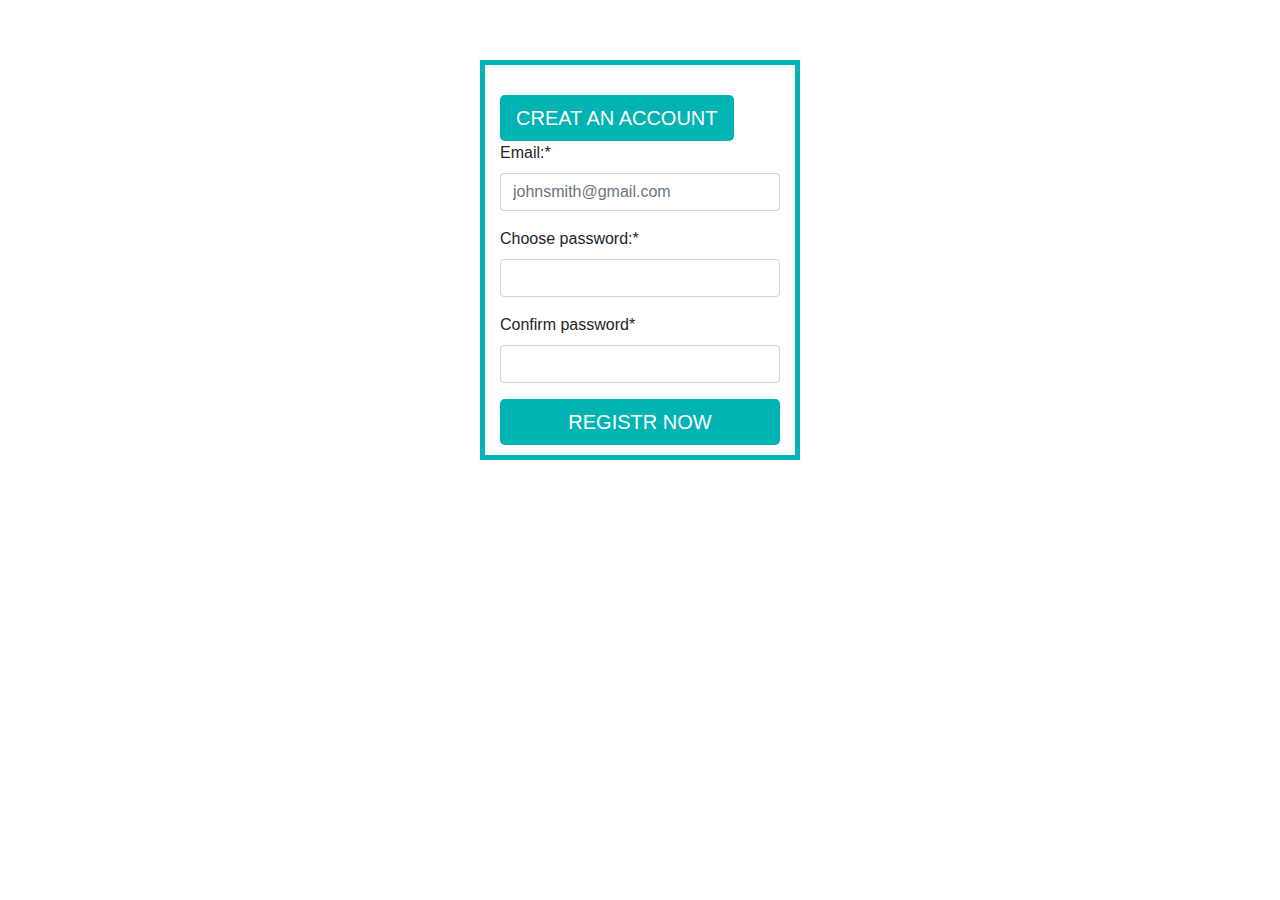
<file: src/index.html>
<!DOCTYPE html>
<html lang="en">
<head>
	<meta charset="UTF-8">
	<title>pixel perfect</title>
	<link rel="stylesheet" href="css/bootstrap.css">
	<link rel="stylesheet" href="css/style.css">
</head>
<body>
	<div class="container">
		<div class="content">
			<div class="form">
				<div class="button">
					<button type="button" class="btn btn-secondary btn-lg">creat an account</button>
				</div>
					<div class="form-group">
						<label for="email">Email:*</label>
						<input type="email" class="form-control" placeholder="johnsmith@gmail.com">
					</div>
					<div class="form-group">
						<label for="email" class="password">Choose password:*</label>
						<input type="password" class="form-control">
					</div>
					<div class="form-group">
						<label for="email" class="password">Confirm password*</label>
						<input type="password" class="form-control">
					</div>
				<div class="button">
					<button type="button" class="btn btn-secondary btn-lg btn-block m">registr now</button>
				</div>
			</div>
		</div>
	</div>
</body>
</html>
</file>
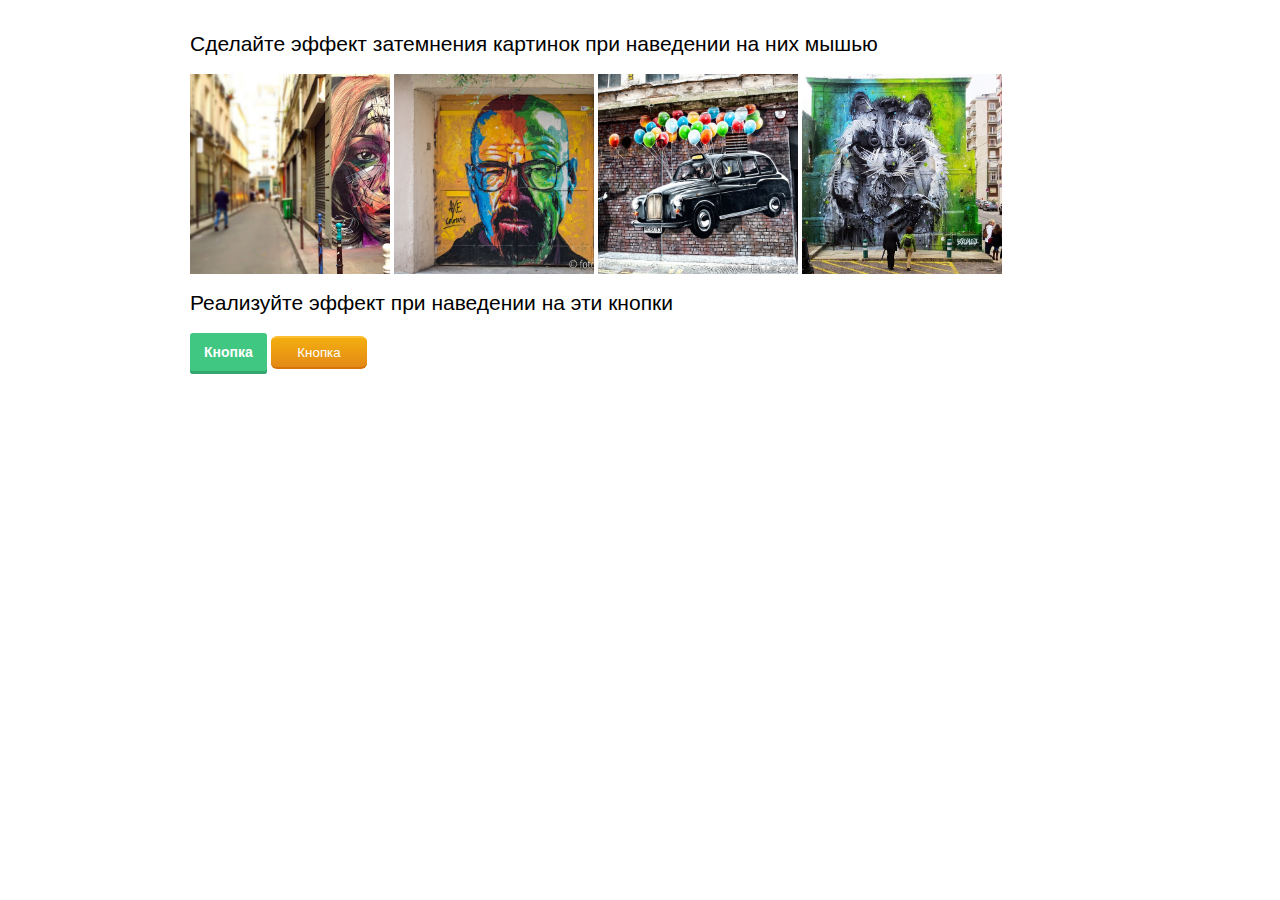
<file: Новая папка (2)/index.html>
<!DOCTYPE html>
<html lang="en">
<head>
	<meta charset="UTF-8">
	<title>Задание к 15 уроку</title>
	<link rel="stylesheet" href="css/style.css">
</head>
<body>
		
		<div class="container">

			<section id="one">
				<h2>Сделайте эффект затемнения картинок при наведении на них мышью</h2>
				<div class="image image-one"></div>
				<div class="image image-two"></div>
				<div class="image image-three"></div>
				<div class="image image-four"></div>
			</section>	

			<section id="two">
				<h2>Реализуйте эффект при наведении на эти кнопки</h2>
				<button class="button button-one">Кнопка</button>
				<button class="button button-two">Кнопка</button>
			</section>	
		</div>

</body>
</html>
</file>
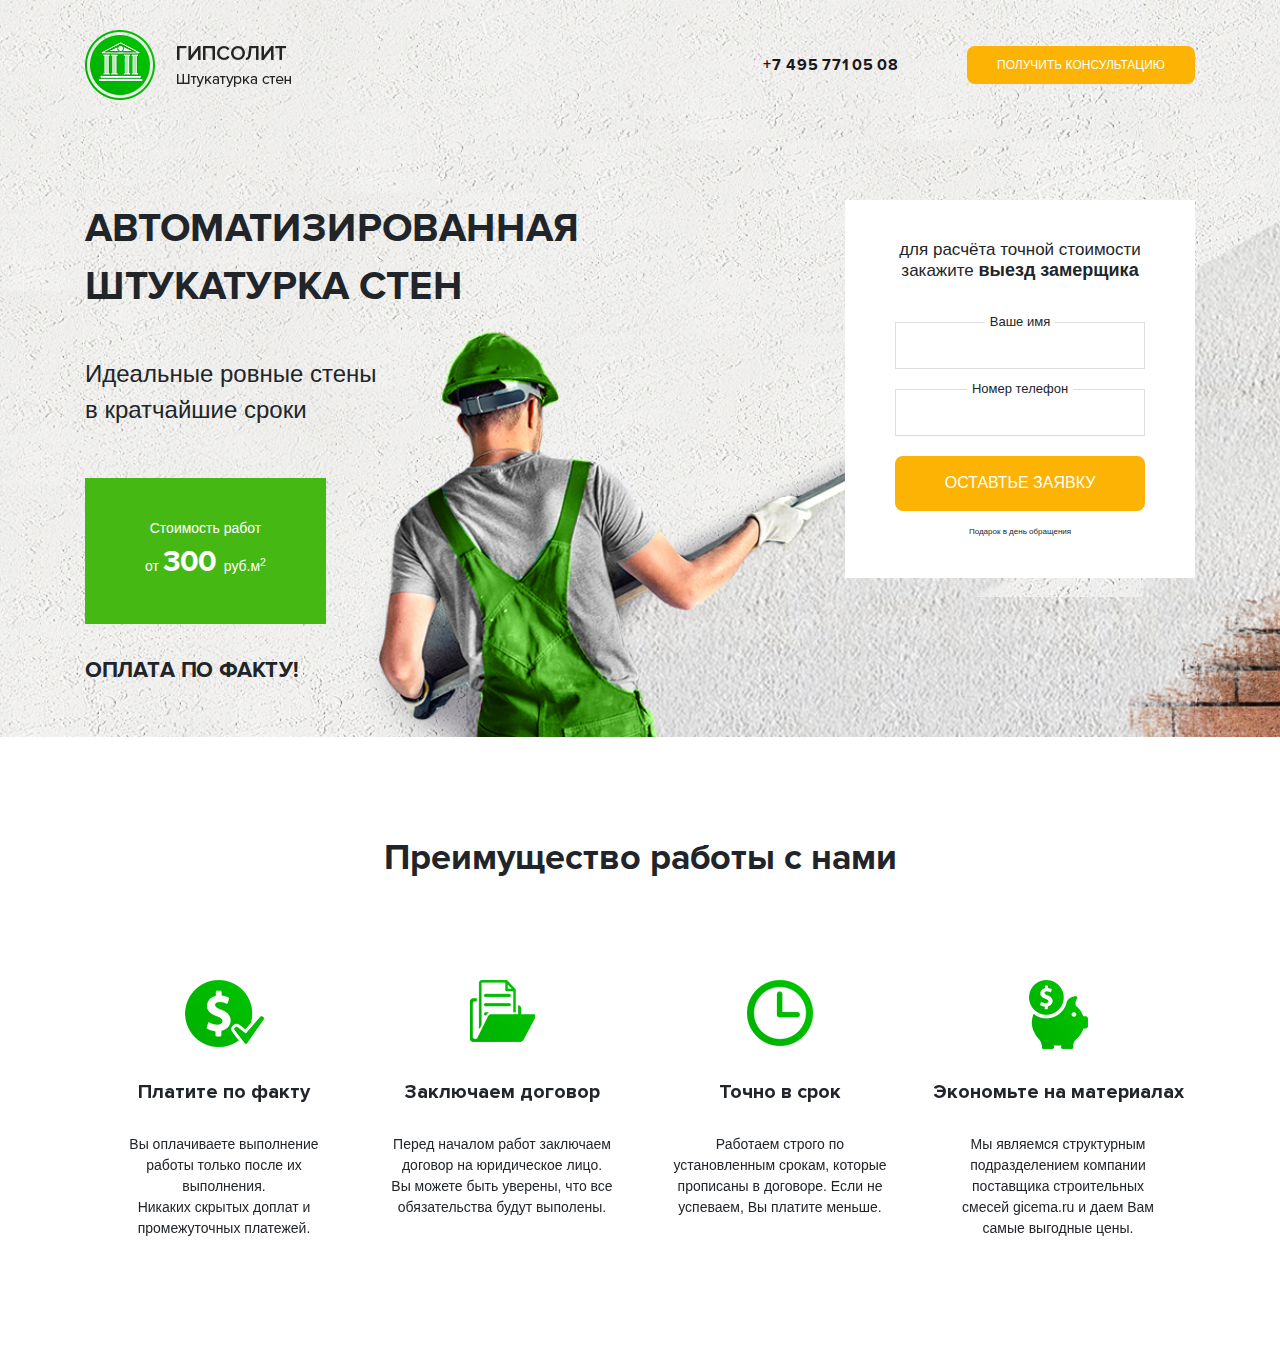
<file: project3/src/index.html>
<!DOCTYPE html>
<html lang="ru">
  <head>
    <meta charset="utf-8">
    <meta http-equiv="X-UA-Compatible" content="IE=edge">
    <meta name="viewport" content="width=device-width, initial-scale=1">
    <link rel="icon" href="/favicon.ico">
    <title>автоматизированная штукатурка стен</title>
    <link href="css/bootstrap.css" rel="stylesheet">
    <link href="css/style.css" rel="stylesheet">
    <!-- HTML5 shim and Respond.js for IE8 support of HTML5 elements and media queries -->
    <!--[if lt IE 9]>
      <script src="https://oss.maxcdn.com/html5shiv/3.7.2/html5shiv.min.js"></script>
      <script src="https://oss.maxcdn.com/respond/1.4.2/respond.min.js"></script>
    <![endif]-->
  </head>

  <body>
	<main class="main">
		<div class="container">
			<div class="header">
				<div class="row">
					<div class="col-xl-3 col-lg-3 col-md-3 col-sm-12">
						<div class="logo">
							<img src="img/ГИПСОЛИТ.png" alt="гипсалит штукатурка стен">
						</div>
					</div>
					<div class="offset-lg-2 col-lg-4 col-xl-2 offset-xl-4 col-md-4 offset-md-1 col-sm-12">
						<div class="phone-block">
								<a class="phone-link" href="#">+7 495 771 05 08</a>
						</div>
					</div>
					<div class="col-xl-3 col-lg-3 col-md-4 col-sm-12">
						<div class="wrap">
							<div class="wrap-block">
								<button class="button header-btn">
								получить консультацию
								</button>
							</div>
						</div>
					</div>
				</div>
			</div>
			<div class="main-content">
				<div class="row">
					<div class="col-xl-6 col-lg-6 col-md-12">
						<div class="main-title">
							<h1>автоматизированная штукатурка стен</h1>
							<p class="main-subtitle">Идеальные ровные стены<br> в кратчайшие сроки</p>
							<span>
								Стоимость работ<br>
								от <strong>300 </strong>руб.м<sup>2</sup>	
							</span>
							<strong class="main-trigger">
								оплата по факту!
							</strong>
						</div>
					</div>
					<div class="col-xl-4 offset-xl-2 col-lg-5 offset-lg-1 col-md-8 offset-md-2">
						<div class="main-form">
							<h2 class="main-form-header">для расчёта точной стоимости<br>закажите <strong>выезд замерщика</strong></h2>
							<form action="#">
								<label for="#">Ваше имя</label>
								<input class="main-form-input" type="text">
								<label for="#">Номер телефон</label>
								<input class="main-form-input" type="text">
								<button class="main-form-btn button" type="submit">оставтье заявку</button>
								<small>Подарок в день обращения</small>
							</form>
						</div>
					</div>
				</div>
			</div>
		</div>
	</main>
	<section class="features">
		<div class="container">
			<h2 class="section-header">
			Преимущество работы с нами
			</h2>
			<div class="features-slider">
				<div class="features-block">
					<div class="features-img">
						<picture>
							<source srcset="img/features/coin.svg" type="image/">
							<img src="img/features/coin.png" alt="">
						</picture>
					</div>
					<h3>Платите по факту</h3>
					<p>Вы оплачиваете выполнение работы только после их выполнения. <br>Никаких скрытых доплат и промежуточных платежей.</p>
				</div>
				<div class="features-block">
					<div class="features-img">
						<picture>
							<source srcset="img/features/folder.svg" type="image/">
							<img src="img/features/folder.png" alt="">
						</picture>
					</div>
					<h3>Заключаем договор</h3>
					<p>Перед началом работ заключаем договор на юридическое лицо. <br>Вы можете быть уверены, что все обязательства будут выполены.</p>
				</div>
				<div class="features-block">
					<div class="features-img">
						<picture>
							<source srcset="img/features/clock.svg" type="image/">
							<img src="img/features/clock.png" alt="">
						</picture>
					</div>
					<h3>Точно в срок</h3>
					<p>Работаем строго по установленным срокам, которые прописаны в договоре. Если не успеваем, Вы платите меньше.</p>
				</div>
				<div class="features-block">
					<div class="features-img">
						<picture>
							<source srcset="img/features/piggy-bank.svg" type="image/">
							<img src="img/features/piggy-bank.png" alt="">
						</picture>
					</div>
					<h3>Экономьте на материалах</h3>
					<p>Мы являемся структурным подразделением компании поставщика строительных смесей gicema.ru и даем Вам самые выгодные цены.</p>
				</div>
			</div>
		</div>
	</section>
    <script src="https://ajax.googleapis.com/ajax/libs/jquery/1.11.3/jquery.min.js"></script>
    <!-- Подключаем стили Slick Slider -->
    <link rel="stylesheet" type="text/css" href="slick/slick.css"/>
    <link rel="stylesheet" type="text/css" href="slick/slick-theme.css"/>
    <!--Подключаем библеотеку slick slider -->
    <script src="slick/slick.min.js"></script>
    <!--инициализируему slick slider -->
    <script>
    	$(document).ready(function(){
			  $('.features-slider').slick({
			  infinite: true,
			  slidesToShow: 4,
			  slidesToScroll: 1,
			   responsive: [
				    {
				      breakpoint: 991,
				      settings: {
				        slidesToShow: 2,
				        prevArrow: '<button class="prev arrow"></button>',
				        nextArrow: '<button class="next arrow"></button>',
				        slidesToScroll: 2
				      }
				    },
				    {
				      breakpoint: 767,
				      settings: {
				        slidesToShow: 1,
				        slidesToScroll: 1,
				        prevArrow: '<button class="prev arrow"></button>',
				        nextArrow: '<button class="next arrow"></button>'
				      }
				    }
				]
		  });
		});
    </script>
  </body>

</html>
</file>
<file: src/css/style.css>
* {
	box-sizing: border-box;
}
body {
	margin: 60px auto;
	line-height: 1.5;
}
.container {
	width: 320px;
	height: 400px;
	border: solid 5px #01b3b3;
}
.form{
	margin-top:30px;
	display: block;
}
.button button {
	text-transform: uppercase;
	background-color: #01b3b3;
	border: none;
	
}
.form-group {

}
.password {
	
}
.m {
	
}
</file>
<file: Новая папка (2)/css/style.css>
*{
	border-sizing: border-box;
}
body {
	margin: 0;
	font-size: 14px;
	font-family: sans-serif;
}

h2 {
	font-weight: 100;
}

.container {
	max-width: 900px;
	margin: auto;
	padding: 15px;
}
.image {
	position: relative;
	display: inline-block;
	vertical-align: top;
	width: 200px;
	height: 200px;
}
.image-one {
	position: relative;
	background: url(../img/1.jpg) center no-repeat;
	background-size: cover;
}
.image:hover::before {
	opacity: 1;
	transform: translate3d(0,0,0);
}
.image::before {
	content: '';
	position: absolute;
	top: 0;
	left: 0;
	right: 0;
	bottom: 0;
	width: 100%;
	height: 100%;
	background: rgba(0,0,0,.5);
	transition: opacity 0.35s, transform 0.35s;
	opacity: 0;
}
.image-two {
	position: relative;
	background: url(../img/2.jpg) center no-repeat;
	background-size: cover;
}
.image-three {
	position: relative;
	background: url(../img/3.jpg) center no-repeat;
	background-size: cover;
}
.image-four {
	position: relative;
	background: url(../img/4.jpg) center no-repeat;
	background-size: cover;
}

.button-one{
	border: none;
	font-weight: 700;
	font-size: 14px;
 color: white;
 padding: .8em 1em calc(.8em + 3px);
 border-radius: 3px;
 background: rgb(64,199,129);
 box-shadow: 0 -3px rgb(53,167,110) inset;
 transition: 0.2s;
}
.button-two {
	display: inline-block;
 color: white;
 padding: .5em 2em;
 border: none;
 border-width: 2px 0;
 border-style: solid none;
 border-color: #FDBE33 #000 #D77206;
 border-radius: 6px;
 background: linear-gradient(#F3AE0F, #E38916) #E38916;
 transition: 0.2s;
}
</file>
<file: project3/src/css/style.css>
/*font family*/
@font-face {
  font-family: 'ProximaNova_bold';
  src: url('../fonts/ProximaNova-Bold.eot');
  src: url('../fonts/ProximaNova-Bold.eot?#iefix') format('embedded-opentype'), url('../fonts/ProximaNova-Bold.woff2') format('woff2'), url('../fonts/ProximaNova-Bold.woff') format('woff'), url('../fonts/ProximaNova-Bold.ttf') format('truetype'), url('../fonts/ProximaNova-Bold.svg#ProximaNova-Bold') format('svg');
  font-weight: bold;
  font-style: normal;
}
@font-face {
  font-family: 'ProximaNova_reg';
  src: url('../fonts/ProximaNova-Regular.eot');
  src: url('../fonts/ProximaNova-Regular.eot?#iefix') format('embedded-opentype'), url('../fonts/ProximaNova-Regular.woff2') format('woff2'), url('../fonts/ProximaNova-Regular.woff') format('woff'), url('../fonts/ProximaNova-Regular.ttf') format('truetype'), url('../fonts/ProximaNova-Regular.svg#ProximaNova-Regular') format('svg');
  font-weight: normal;
  font-style: normal;
}
/*color*/
/*basic setting*/
html {
  font-size: 10px;
}
a:hover {
  text-decoration: none;
}
button:focus,
input:focus,
a:focus {
  outline: none;
}
.button {
  padding: 1rem 3rem;
  border-radius: 8px;
  font-size: 1.2rem;
  background-color: #fcb303;
  color: #ffffff;
  border: none;
  text-transform: uppercase;
  -webkit-transition: all 0.2s;
  transition: all 0.2s;
}
.button:hover {
  cursor: pointer;
  background-color: #e3a103;
}
/*typography*/
section {
  padding: 10rem 0;
}
.section-header {
  margin-bottom: 10rem;
  font-family: 'ProximaNova_bold', sans-serif;
  font-size: 3.6rem;
  text-align: center;
}
/*main*/
.main {
  padding: 3rem 0 5rem;
  background: #ffffff url(../img/main-bg.jpg) center center no-repeat;
  background-size: cover;
  /*под заголовок*/
  /*зеленый ярлак*/
  /*оплата по факту*/
  /*главная форма*/
}
.main-content {
  margin-top: 10rem;
  /*заголовок*/
}
.main-content h1 {
  margin-top: 0rem;
  margin-bottom: 4rem;
  font-family: 'ProximaNova_bold', sans-serif;
  font-size: 4rem;
  line-height: 1.45;
  text-transform: uppercase;
}
.main-subtitle {
  margin-bottom: 5rem;
  font-size: 2.4rem;
}
.main span {
  margin-bottom: 3rem;
  display: inline-block;
  padding: 4rem 6rem;
  font-size: 1.4rem;
  color: #ffffff;
  text-align: center;
  /*300р*/
  background-color: #46b814;
}
.main span strong {
  font-size: 3rem;
  font-family: 'ProximaNova_bold', sans-serif;
}
.main-trigger {
  display: block;
  font-size: 2.2rem;
  text-transform: uppercase;
  font-family: 'ProximaNova_bold', sans-serif;
}
.main-form {
  padding: 4rem 5rem;
  background-color: #ffffff;
  text-align: center;
  /*заголовок формы*/
  /*поле для ввода*/
  /**/
  /*подпись под кнопкой*/
}
.main-form-header {
  margin-bottom: 4rem;
  font-size: 1.7rem;
}
.main-form-header strong {
  font-size: 1.8rem;
}
.main-form-input {
  display: block;
  margin: 2rem 0;
  width: 100%;
  border: 1px solid #dddddd;
  padding: 1.5rem;
}
.main-form label {
  position: absolute;
  left: 50%;
  -webkit-transform: translateX(-50%) translateY(-50%);
          transform: translateX(-50%) translateY(-50%);
  padding: 0.5rem;
  font-size: 1.3rem;
  background-color: #ffffff;
}
.main-form-btn {
  display: block;
  width: 100%;
  height: 5.5rem;
  font-size: 1.6rem;
}
.main-form small {
  display: block;
  margin-top: 1.5rem;
}
.wrap {
  height: 7rem;
  display: table;
  width: 100%;
}
.wrap-block {
  display: table-cell;
  vertical-align: middle;
  text-align: right;
}
.header {
  height: 7rem;
}
.phone-block {
  text-align: center;
}
.phone-link {
  display: inline-block;
  font-family: 'ProximaNova_bold', sans-serif;
  font-size: 1.6rem;
  height: 7rem;
  line-height: 7rem;
  color: #1a1820;
}
/* Оформление секции с преимуществами*/
.features-block {
  text-align: center;
}
.features-block h3 {
  font-family: 'ProximaNova_bold', sans-serif;
  font-size: 2rem;
  margin-bottom: 3rem;
}
.features-block p {
  display: inline-block;
  width: 80%;
  font-size: 1.4rem;
}
.features-img {
  height: 10rem;
}
.features-img img {
  display: block;
  margin: 0 auto;
}
.slick-active {
  outline: none;
}
.arrow {
  top: 50%;
  -webkit-transform: translateY(-50%);
          transform: translateY(-50%);
  position: absolute;
  z-index: 99;
  width: 2rem;
  height: 2rem;
  border: none;
}
.prev {
  left: 0;
  background: url(../img/features/left-arrow.svg) center no-repeat;
  background-size: 100%;
}
.next {
  right: 0;
  background: url(../img/features/right-arrow.svg) center no-repeat;
  background-size: 100%;
}
@media (max-width: 991px) {
  .main {
    background-position: top right;
  }
  .phone-block {
    text-align: center;
  }
  .main-content {
    margin-top: 3rem;
  }
  .main-title {
    text-align: center;
    padding-bottom: 3rem;
  }
}
@media (max-width: 767px) {
  .main {
    background-position: top left;
  }
  .phone-block {
    text-align: center;
  }
  .logo {
    text-align: center;
  }
  .wrap-block {
    text-align: center;
  }
  .main-title {
    margin-top: 13rem;
  }
}
</file>
